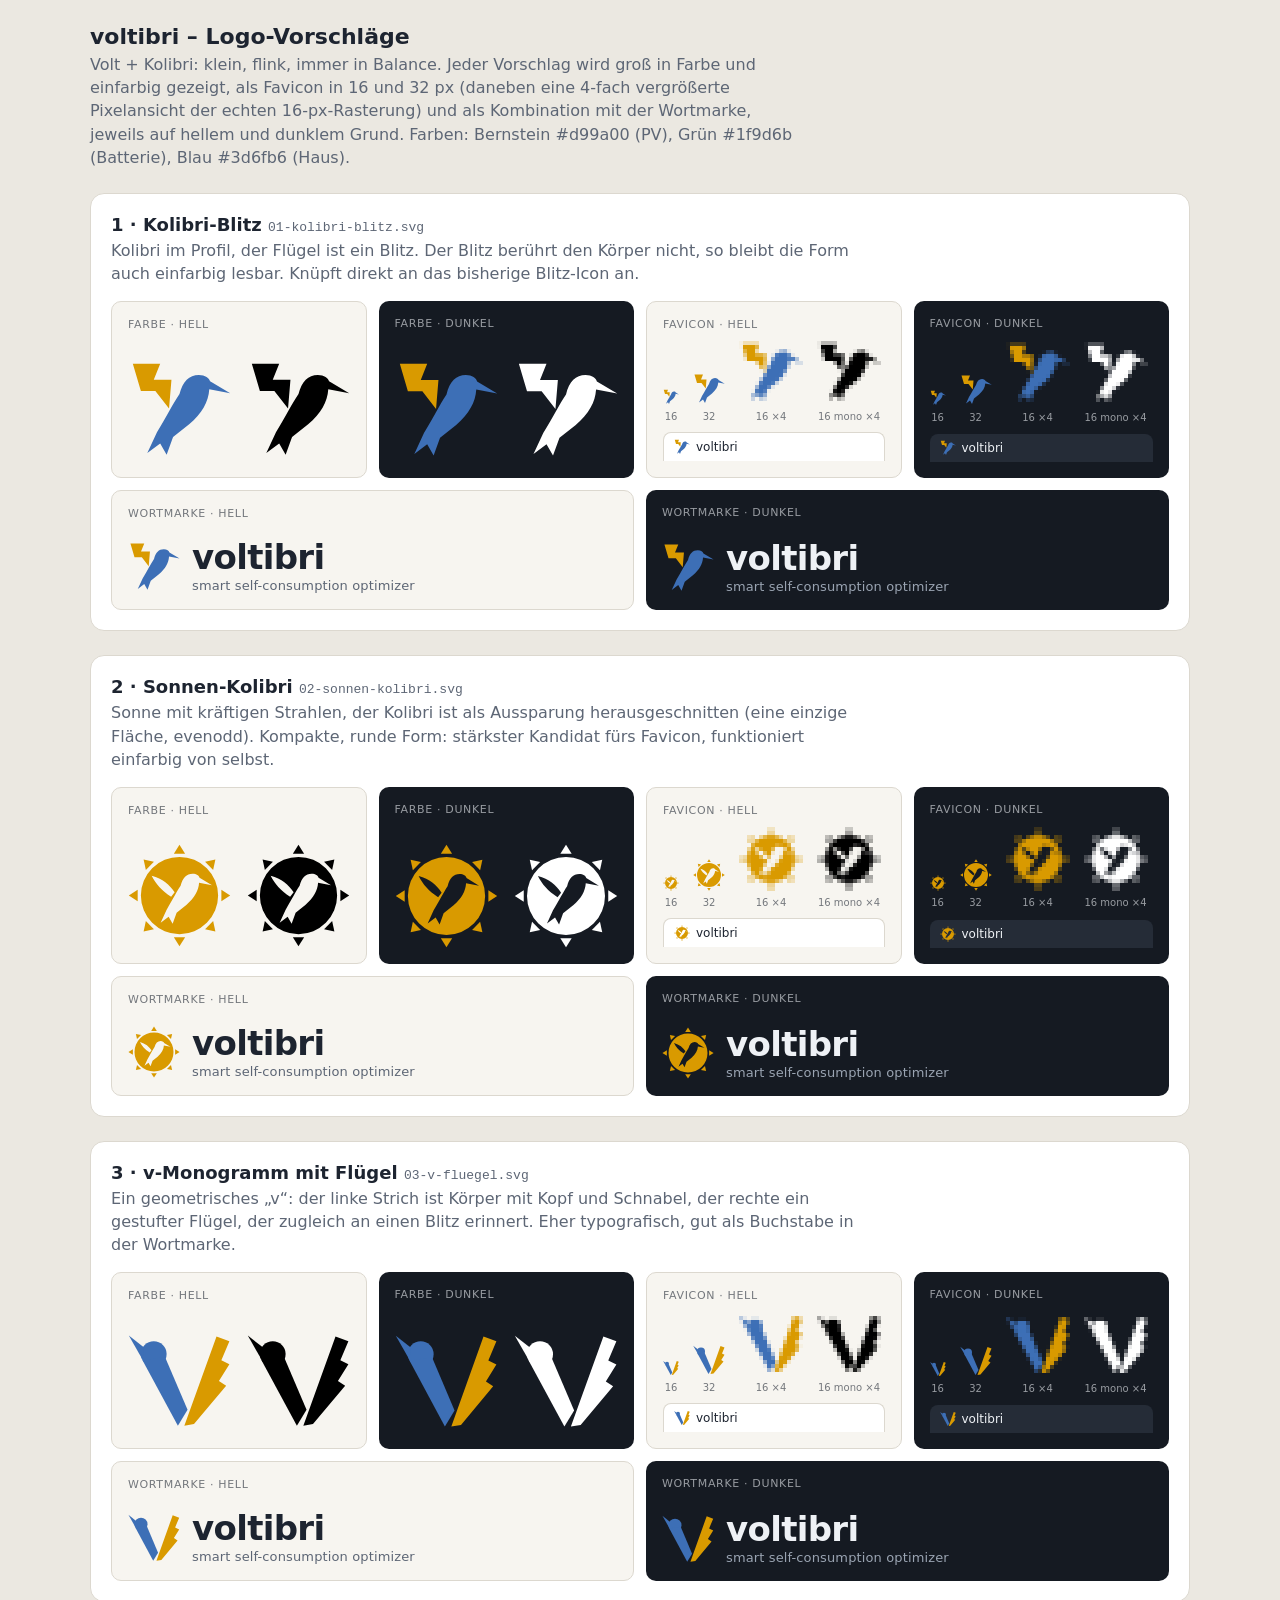
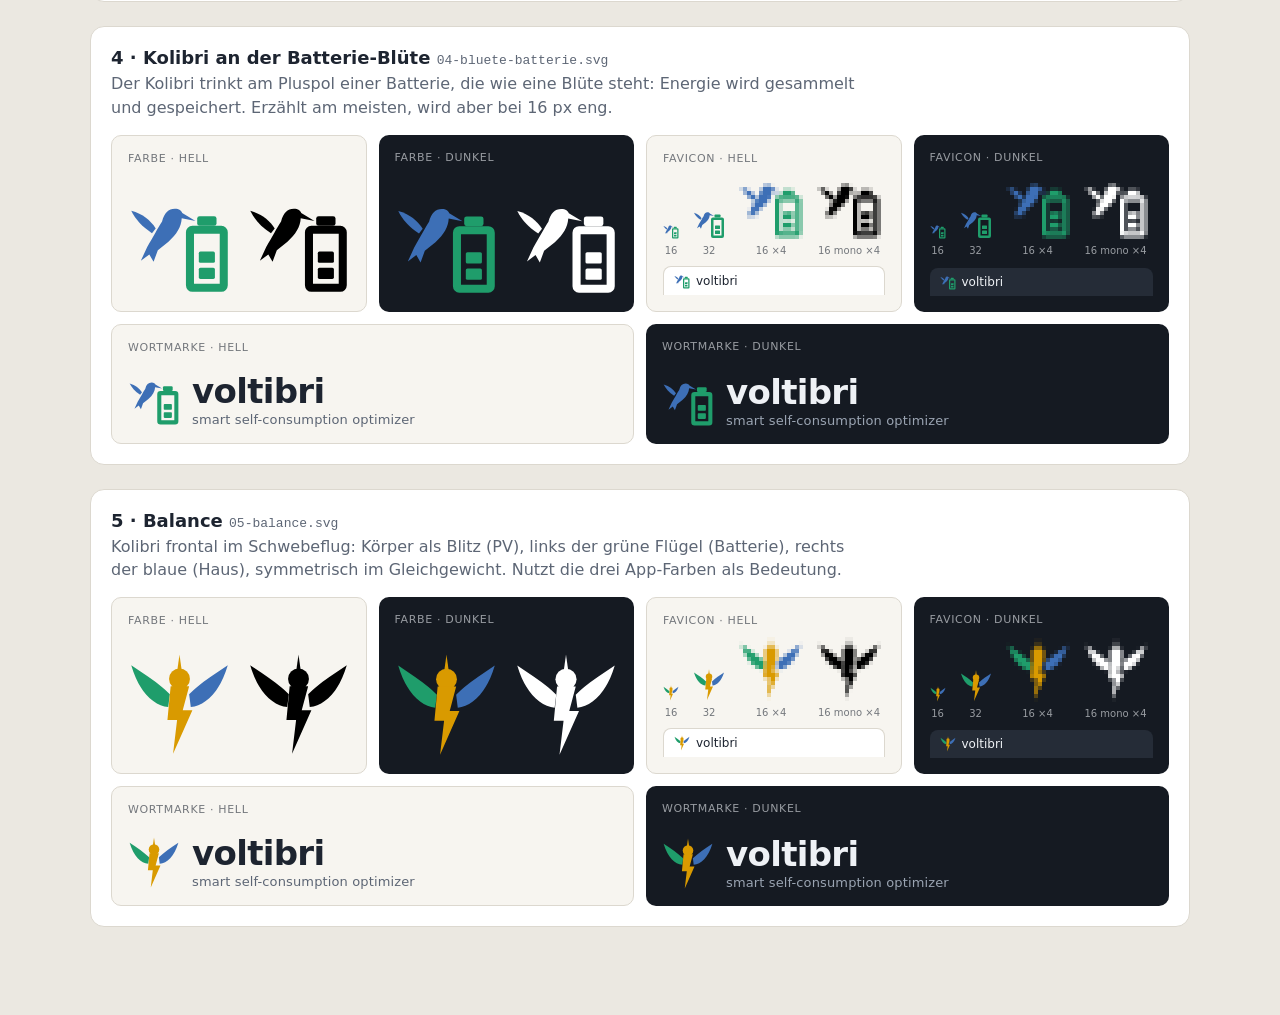
<file: docs/logo/index.html>
<!doctype html>
<html lang="de">
<head>
<meta charset="utf-8">
<meta name="viewport" content="width=device-width, initial-scale=1">
<title>voltibri Logo-Vorschläge</title>
<link rel="icon" href="02-sonnen-kolibri.svg">
<style>
  :root {
    --light: #f7f5f0; --light-ink: #1d2430; --light-sub: #5d6675;
    --dark: #151a22; --dark-ink: #eef1f5; --dark-sub: #9aa4b2;
    --line: #dcd8cf;
  }
  * { box-sizing: border-box; }
  body {
    margin: 0; padding: 24px 16px 64px;
    font-family: ui-sans-serif, system-ui, -apple-system, "Segoe UI", sans-serif;
    background: #ebe8e1; color: var(--light-ink);
  }
  header, section { max-width: 1100px; margin: 0 auto; }
  header h1 { margin: 0 0 4px; font-size: 22px; }
  header p { margin: 0 0 24px; color: var(--light-sub); max-width: 70ch; line-height: 1.45; }
  section {
    background: #fff; border: 1px solid var(--line); border-radius: 14px;
    padding: 20px; margin-bottom: 24px;
  }
  section h2 { margin: 0 0 4px; font-size: 18px; }
  section h2 small { font-weight: 500; color: var(--light-sub); font-family: ui-monospace, monospace; font-size: 13px; }
  section > p { margin: 0 0 16px; color: var(--light-sub); line-height: 1.45; max-width: 75ch; }
  .grid { display: grid; grid-template-columns: repeat(auto-fit, minmax(240px, 1fr)); gap: 12px; }
  .tile {
    border-radius: 10px; padding: 16px; min-height: 120px;
    display: flex; flex-direction: column; gap: 10px; justify-content: space-between;
  }
  .tile.light { background: var(--light); color: var(--light-ink); border: 1px solid var(--line); }
  .tile.dark  { background: var(--dark);  color: var(--dark-ink); }
  .tile .label { font-size: 11px; text-transform: uppercase; letter-spacing: .06em; opacity: .6; }
  .big { display: flex; gap: 16px; align-items: center; }
  .big img { width: calc(50% - 8px); max-width: 112px; height: auto; aspect-ratio: 1; }
  @media (min-width: 1000px) { .tile.wm { grid-column: span 2; } }
  .mono-light { filter: brightness(0); }
  .mono-dark  { filter: brightness(0) invert(1); }
  .lockup { display: flex; align-items: center; gap: 12px; }
  .lockup img { width: 52px; height: 52px; flex: none; }
  .wordmark { font-weight: 800; font-size: 34px; letter-spacing: -0.02em; line-height: 1; }
  .sub { font-size: 13px; margin-top: 4px; letter-spacing: .01em; }
  .light .sub { color: var(--light-sub); }
  .dark .sub { color: var(--dark-sub); }
  .fav { display: flex; align-items: flex-end; gap: 14px; flex-wrap: wrap; }
  .fav figure { margin: 0; display: flex; flex-direction: column; align-items: center; gap: 6px; }
  .fav figcaption { font-size: 10px; opacity: .6; }
  .fav canvas { width: 64px; height: 64px; image-rendering: pixelated; }
  .tabmock {
    display: inline-flex; align-items: center; gap: 6px; padding: 6px 10px;
    border-radius: 8px 8px 0 0; font-size: 12px;
  }
  .light .tabmock { background: #fff; border: 1px solid var(--line); border-bottom: none; }
  .dark .tabmock { background: #252c37; }
  .tabmock img { width: 16px; height: 16px; }
  .wide { grid-column: 1 / -1; }
  @media (max-width: 560px) {
    .wordmark { font-size: 28px; }
  }
</style>
</head>
<body>
<header>
  <h1>voltibri – Logo-Vorschläge</h1>
  <p>Volt + Kolibri: klein, flink, immer in Balance. Jeder Vorschlag wird groß in Farbe und einfarbig gezeigt,
     als Favicon in 16 und 32 px (daneben eine 4-fach vergrößerte Pixelansicht der echten 16-px-Rasterung)
     und als Kombination mit der Wortmarke, jeweils auf hellem und dunklem Grund.
     Farben: Bernstein #d99a00 (PV), Grün #1f9d6b (Batterie), Blau #3d6fb6 (Haus).</p>
</header>

<main id="list"></main>

<template id="tpl">
  <section>
    <h2><span class="name"></span> <small class="file"></small></h2>
    <p class="desc"></p>
    <div class="grid">
      <div class="tile light"><span class="label">Farbe · hell</span>
        <div class="big"><img alt=""><img alt="" class="mono-light"></div></div>
      <div class="tile dark"><span class="label">Farbe · dunkel</span>
        <div class="big"><img alt=""><img alt="" class="mono-dark"></div></div>
      <div class="tile light"><span class="label">Favicon · hell</span>
        <div class="fav">
          <figure><img alt="" width="16" height="16"><figcaption>16</figcaption></figure>
          <figure><img alt="" width="32" height="32"><figcaption>32</figcaption></figure>
          <figure><canvas width="16" height="16"></canvas><figcaption>16 ×4</figcaption></figure>
          <figure><canvas width="16" height="16" data-mono="1"></canvas><figcaption>16 mono ×4</figcaption></figure>
        </div>
        <span class="tabmock"><img alt=""> voltibri</span></div>
      <div class="tile dark"><span class="label">Favicon · dunkel</span>
        <div class="fav">
          <figure><img alt="" width="16" height="16"><figcaption>16</figcaption></figure>
          <figure><img alt="" width="32" height="32"><figcaption>32</figcaption></figure>
          <figure><canvas width="16" height="16"></canvas><figcaption>16 ×4</figcaption></figure>
          <figure><canvas width="16" height="16" data-mono="1"></canvas><figcaption>16 mono ×4</figcaption></figure>
        </div>
        <span class="tabmock"><img alt=""> voltibri</span></div>
      <div class="tile light wm"><span class="label">Wortmarke · hell</span>
        <div class="lockup"><img alt=""><div><div class="wordmark">voltibri</div><div class="sub">smart self-consumption optimizer</div></div></div></div>
      <div class="tile dark wm"><span class="label">Wortmarke · dunkel</span>
        <div class="lockup"><img alt=""><div><div class="wordmark">voltibri</div><div class="sub">smart self-consumption optimizer</div></div></div></div>
    </div>
  </section>
</template>

<script>
const LOGOS = [
  { file: "01-kolibri-blitz.svg", name: "1 · Kolibri-Blitz",
    desc: "Kolibri im Profil, der Flügel ist ein Blitz. Der Blitz berührt den Körper nicht, so bleibt die Form auch einfarbig lesbar. Knüpft direkt an das bisherige Blitz-Icon an." },
  { file: "02-sonnen-kolibri.svg", name: "2 · Sonnen-Kolibri",
    desc: "Sonne mit kräftigen Strahlen, der Kolibri ist als Aussparung herausgeschnitten (eine einzige Fläche, evenodd). Kompakte, runde Form: stärkster Kandidat fürs Favicon, funktioniert einfarbig von selbst." },
  { file: "03-v-fluegel.svg", name: "3 · v-Monogramm mit Flügel",
    desc: "Ein geometrisches „v“: der linke Strich ist Körper mit Kopf und Schnabel, der rechte ein gestufter Flügel, der zugleich an einen Blitz erinnert. Eher typografisch, gut als Buchstabe in der Wortmarke." },
  { file: "04-bluete-batterie.svg", name: "4 · Kolibri an der Batterie-Blüte",
    desc: "Der Kolibri trinkt am Pluspol einer Batterie, die wie eine Blüte steht: Energie wird gesammelt und gespeichert. Erzählt am meisten, wird aber bei 16 px eng." },
  { file: "05-balance.svg", name: "5 · Balance",
    desc: "Kolibri frontal im Schwebeflug: Körper als Blitz (PV), links der grüne Flügel (Batterie), rechts der blaue (Haus), symmetrisch im Gleichgewicht. Nutzt die drei App-Farben als Bedeutung." },
];

const list = document.getElementById("list");
const tpl = document.getElementById("tpl");
for (const logo of LOGOS) {
  const node = tpl.content.cloneNode(true);
  node.querySelector(".name").textContent = logo.name;
  node.querySelector(".file").textContent = logo.file;
  node.querySelector(".desc").textContent = logo.desc;
  node.querySelectorAll("img").forEach(img => { img.src = logo.file; img.alt = ""; });
  node.querySelectorAll("canvas").forEach(cv => drawPixel(cv, logo.file, cv.dataset.mono === "1"));
  list.appendChild(node);
}

// Rastert das SVG wirklich auf 16×16 px und zeigt es per CSS pixelig vergrößert.
function drawPixel(canvas, src, mono) {
  const img = new Image();
  img.onload = () => {
    const ctx = canvas.getContext("2d");
    ctx.clearRect(0, 0, 16, 16);
    ctx.drawImage(img, 0, 0, 16, 16);
    if (mono) {
      const dark = canvas.closest(".tile").classList.contains("dark");
      ctx.globalCompositeOperation = "source-in";
      ctx.fillStyle = dark ? "#ffffff" : "#000000";
      ctx.fillRect(0, 0, 16, 16);
      ctx.globalCompositeOperation = "source-over";
    }
  };
  img.src = src;
}
</script>
</body>
</html>
</file>
